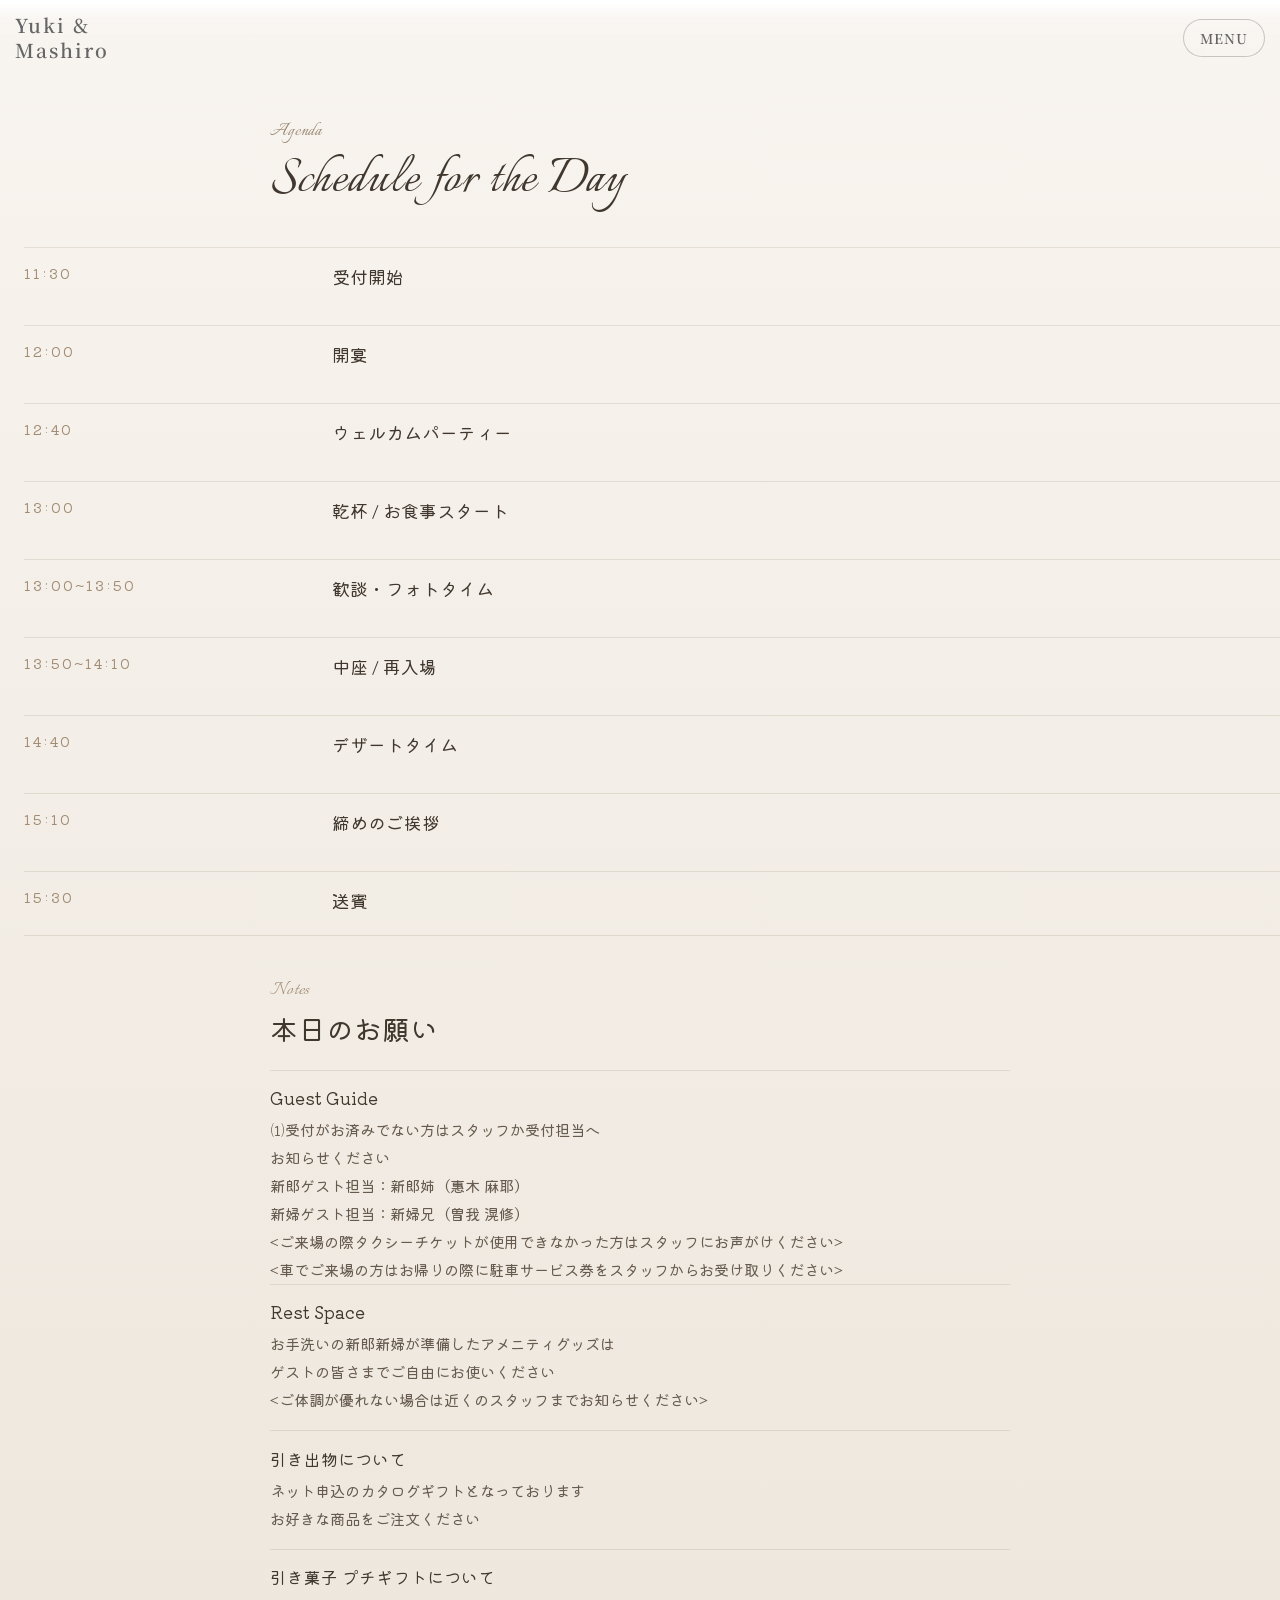
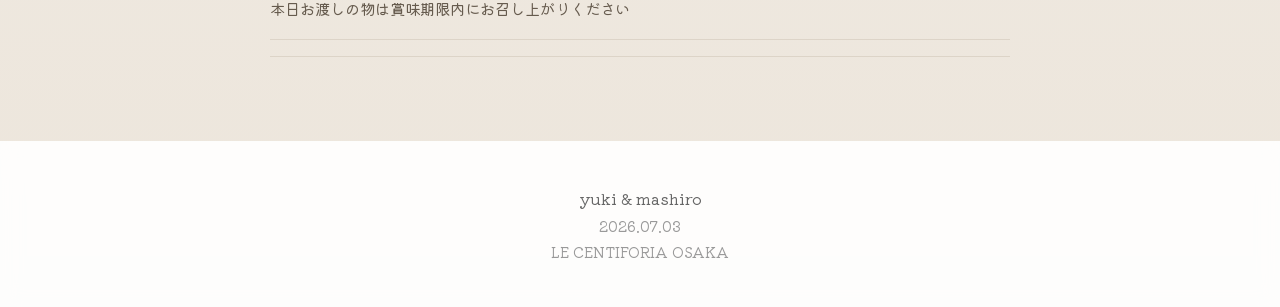
<file: agenda.html>
<!doctype html>
<html lang="ja">
<head>
  <meta charset="utf-8" />
  <meta name="viewport" content="width=device-width,initial-scale=1" />
  <title>Agenda | Yuki & Mashiro</title>
  <link rel="stylesheet" href="css/styles.css" />
</head>
<body class="agenda-page">
  <header class="fixed-header">
    <h1 class="header-title">Yuki &<br>Mashiro</h1>
    <div class="header-actions">
      <button class="menu-pill-button" id="menuBtn" type="button" aria-expanded="false" aria-controls="navMenu">MENU</button>
    </div>
  </header>

  <nav class="nav-menu" id="navMenu">
    <a href="index.html" class="nav-item">ホーム</a>
    <a href="about.html" class="nav-item">紹介</a>
    <a href="prephoto.html" class="nav-item">前撮り</a>
    <a href="agenda.html" class="nav-item active">式次</a>
    <a href="seating.html" class="nav-item">席次</a>
    <a href="event.html" class="nav-item">当日写真</a> 
  </nav>

  <main class="scroll-content">
    <section class="agenda-hero">
      <div class="agenda-shell">
        <p class="agenda-kicker">Agenda</p>
        <h1 class="agenda-title">Schedule for the Day</h1>
      </div>
    </section>

    <section class="agenda-section-page">
        <div class="agenda-timeline">
          <article class="agenda-item">
            <p class="agenda-time">11:30</p>
            <div class="agenda-item-body">
              <h3 class="agenda-item-title">受付開始</h3>
              <p class="agenda-item-text"></p>
            </div>
          </article>
          <article class="agenda-item">
            <p class="agenda-time">12:00</p>
            <div class="agenda-item-body">
              <h3 class="agenda-item-title">開宴</h3>
              <p class="agenda-item-text"></p>
            </div>
          </article>
          <article class="agenda-item">
            <p class="agenda-time">12:40</p>
            <div class="agenda-item-body">
              <h3 class="agenda-item-title">ウェルカムパーティー</h3>
              <p class="agenda-item-text"></p>
            </div>
          </article>
          <article class="agenda-item">
            <p class="agenda-time">13:00</p>
            <div class="agenda-item-body">
              <h3 class="agenda-item-title">乾杯 / お食事スタート</h3>
              <p class="agenda-item-text"></p>
            </div>
          </article>
          <article class="agenda-item">
            <p class="agenda-time">13:00~13:50</p>
            <div class="agenda-item-body">
              <h3 class="agenda-item-title">歓談・フォトタイム</h3>
              <p class="agenda-item-text"></p>
            </div>
          </article>
          <article class="agenda-item">
            <p class="agenda-time">13:50~14:10</p>
            <div class="agenda-item-body">
              <h3 class="agenda-item-title">中座 / 再入場</h3>
              <p class="agenda-item-text"></p>
            </div>
          </article>
          <article class="agenda-item">
            <p class="agenda-time">14:40</p>
            <div class="agenda-item-body">
              <h3 class="agenda-item-title">デザートタイム</h3>
              <p class="agenda-item-text"></p>
            </div>
          </article>
          <article class="agenda-item">
            <p class="agenda-time">15:10</p>
            <div class="agenda-item-body">
              <h3 class="agenda-item-title">締めのご挨拶</h3>
              <p class="agenda-item-text"></p>
            </div>
          </article>
          <article class="agenda-item">
            <p class="agenda-time">15:30</p>
            <div class="agenda-item-body">
              <h3 class="agenda-item-title">送賓</h3>
              <p class="agenda-item-text"></p>
            </div>
          </article>
        </div>
      </div>
    </section>

    <section id="today-notes" class="agenda-section-page agenda-section-alt">
      <div class="agenda-shell">
        <div class="agenda-heading">
          <p class="agenda-heading-label">Notes</p>
          <h2 class="agenda-heading-title">本日のお願い</h2>
        </div>

        <div class="agenda-note-grid">
          <article class="agenda-note-card">
            <h3 class="agenda-note-title">Guest Guide</h3>
            <p class="agenda-note-text">
              ⑴受付がお済みでない方はスタッフか受付担当へ<br>お知らせください<br>新郎ゲスト担当：新郎姉（惠木 麻耶）<br>新婦ゲスト担当：新婦兄（曽我 滉修）<br>
              <ご来場の際タクシーチケットが使用できなかった方はスタッフにお声がけください><br>
              <車でご来場の方はお帰りの際に駐車サービス券をスタッフからお受け取りください>
            </p>
             <article class="agenda-note-card">
            <h3 class="agenda-note-title">Rest Space</h3>
            <p class="agenda-note-text">
              お手洗いの新郎新婦が準備したアメニティグッズは<br>ゲストの皆さまでご自由にお使いください<br>
              <ご体調が優れない場合は近くのスタッフまでお知らせください>
            </p>
          </article>
          <article class="agenda-note-card">
            <h3 class="agenda-note-title">引き出物について</h3>
            <p class="agenda-note-text">ネット申込のカタログギフトとなっております<br>お好きな商品をご注文ください</p>
          </article>
          <article class="agenda-note-card">
            <h3 class="agenda-note-title">引き菓子 プチギフトについて</h3>
            <p class="agenda-note-text">本日お渡しの物は賞味期限内にお召し上がりください</p>
          </article>
        </div>
      </div>
    </section>

    <footer class="content-footer">
      <p>yuki & mashiro</p>
      <p class="small">2026.07.03</p>
      <p class="small">LE CENTIFORIA OSAKA</p>
    </footer>
  </main>

  <script src="js/app.js"></script>
</body>
</html>
</file>
<file: css/styles.css>
@import url('https://fonts.googleapis.com/css2?family=Italianno&family=Kiwi+Maru:wght@300;400;500&family=Noto+Serif+JP:wght@300;400;500&display=swap');

:root {
  --font-wedding-script: "Italianno", "Snell Roundhand", "Brush Script MT", cursive;
  --font-wedding-jp: "Kiwi Maru", "Hiragino Maru Gothic ProN", "Yu Gothic", sans-serif;
  --font-menu: "Noto Serif JP", "Yu Mincho", "Hiragino Mincho ProN", serif;
}

/* リセット */
* {
  margin: 0;
  padding: 0;
  box-sizing: border-box;
}

html {
  width: 100%;
  max-width: 100%;
  overflow-x: hidden;
  overscroll-behavior-x: none;
}

body {
  font-family: var(--font-wedding-jp);
  font-weight: 400;
  color: rgba(34, 34, 34, 0.86);
  width: 100%;
  max-width: 100%;
  overflow-x: hidden;
  overscroll-behavior-x: none;
  position: relative;
  min-height: 100vh;
}

.home-page h5 {
  color: #fff;
  text-shadow: 2px 2px 7px rgba(0, 0, 0, 0.8);
}

/* ローディング画面 */
.loading-screen {
  position: fixed;
  inset: 0;
  width: 100%;
  height: 100vh;
  height: 100dvh;
  background: #f3f0e9;
  overflow: hidden;
  z-index: 5000;
  opacity: 1;
  transition: opacity 600ms ease;
}

.loading-screen img {
  width: 100%;
  height: 100%;
  object-fit: cover;
  object-position: center;
  display: block;
}

.loading-screen.hide {
  opacity: 0;
  pointer-events: none;
}

.skip-loading-screen .loading-screen {
  display: none !important;
}

/* 未使用の背景要素スタイル */

/* 目次からNewsまでを覆う、モバイル対応の固定背景 */
.home-intro-background-region {
  position: relative;
  isolation: isolate;
}

.home-intro-fixed-background {
  position: fixed;
  inset: 0;
  z-index: 0;
  background-image: url('../media/optimized/prephoto/lecenti1.webp');
  background-size: cover;
  background-position: center;
  background-repeat: no-repeat;
  opacity: 1;
  visibility: visible;
  transition: opacity 160ms ease, visibility 160ms ease;
  pointer-events: none;
}

.home-intro-fixed-background.is-hidden {
  opacity: 0;
  visibility: hidden;
}

.home-intro-background-region > section {
  position: relative;
  z-index: 1;
}

.welcome-section:not(.greeting-bg-section) {
  background: transparent;
}

.greeting-bg-section:not(.welcome-section) {
  /* グリーティングセクション: fuji.jpg背景 */
  background-image: url('../media/optimized/prephoto/ym1.webp');
  background-size: cover;
  background-repeat: no-repeat;
}

/* コンテンツをオーバーレイ */
.content-section {
  position: relative;
  z-index: 1;
  background: transparent;
}

/* コンテンツをオーバーレイ */
.content-section-greeting {
  position: relative;
  z-index: 1;
  background: transparent;
}

/* セクション1-3まで背景画像あり、以降なし */
#profile, #photo-gallery, #schedule, #food, #seating, #ceremony-photo {
  background: transparent;
  height: auto;
}

#profile {
  background: #f3f0e9;
  padding-top: 1rem;
}

/* 背景画像要素を非表示 */
#first-background, #greeting-background {
  display: none;
}

/* 固定ヘッダー */
.fixed-header {
  position: fixed;
  top: 0;
  left: 0;
  right: 0;
  height: 75px;
  background: transparent;
  display: flex;
  justify-content: space-between;
  align-items: center;
  padding: 0 15px;
  z-index: 1000;
  box-shadow: none;
  border: none;
}

.fixed-header::before {
  content: "";
  position: absolute;
  inset: 0;
  background:
    linear-gradient(
      180deg,
      rgba(255, 255, 255, 0.98) 0,
      rgba(255, 255, 255, 0.98) 2px,
      rgba(255, 255, 255, 1.52) 1px,
      rgba(255, 255, 255, 0.28) 18px,
      rgba(255, 255, 255, 0.14) 32px,
      rgba(255, 255, 255, 0.06) 42px,
      rgba(255, 255, 255, 0) 60px
    );
  pointer-events: none;
}

.header-title {
  position: relative;
  z-index: 1;
  font-family: var(--font-menu);
  font-size: 1.2rem;
  font-weight: 600;
  letter-spacing: 0.1em;
  line-height: 1.3;
  color: #666;
}

.header-actions {
  position: relative;
  z-index: 1;
  display: flex;
  align-items: center;
  gap: 0.75rem;
}

.menu-pill-button {
  min-width: 78px;
  padding: 0.5rem 1rem;
  border: 1px solid rgba(70, 70, 70, 0.28);
  border-radius: 999px;
  background: rgba(255, 255, 255, 0.08);
  color: #666;
  font-size: 0.85rem;
  font-weight: 600;
  letter-spacing: 0.08em;
  cursor: pointer;
  box-shadow: none;
}

.menu-pill-button.active {
  background: rgba(255, 255, 255, 0.16);
  color: rgba(51, 51, 51, 0.82);
  border-color: rgba(70, 70, 70, 0.35);
}

.header-icon {
  width: 42px;
  height: 42px;
  object-fit: contain;
  display: block;
}

/* ナビゲーションメニュー */
.nav-menu {
  position: fixed;
  top: -60px;
  padding-bottom: 10px;
  left: 0;
  right: 0;
  width: 100%;
  height: 60px;
  background: linear-gradient(
    180deg,
    rgba(255, 255, 255, 0.52) 0,
    rgba(255, 255, 255, 0.22) 20px,
    rgba(255, 255, 255, 0.08) 36px,
    rgba(255, 255, 255, 0) 60px
  );
  transition: top 0.3s ease;
  z-index: 999;
  box-shadow: none;
  display: flex;
  justify-content: center;
  align-items: center;
}

.nav-menu.active {
  top: 60px;
}

.nav-item {
  color: #333;
  text-decoration: none;
  font-size: 0.9rem;
  margin: 10px;
}

/* スクロールコンテンツ */
.scroll-content {
  position: relative;
  z-index: 1;
  width: 100%;
  max-width: 100%;
  margin-top: 0;
  padding: 0;
  overflow-x: clip;
}

/* コンテンツセクション */
.content-section {
  display: flex;
  align-items: center;
  justify-content: center;
  padding: 0 20px;
  padding-bottom: 22rem;
}

#profile.content-section,
#photo-gallery.content-section,
#schedule.content-section,
#food.content-section,
#seating.content-section,
#ceremony-photo.content-section {
  padding-bottom: 2.5rem;
}

.home-intro-background-region > .content-section:first-of-type {
  padding-top: 86px;
}

/* コンテンツセクション */
.content-section-greeting {
  display: flex;
  align-items: center;
  justify-content: center;
  padding: 26px 20px;
}

.content-section-greeting-title {
  position: relative;
  z-index: 2;
  display: flex;
  align-items: center;
  justify-content: center;
  margin-top: -1px;
  padding: 0.2rem 20px;
  background: linear-gradient(180deg, rgb(212, 231, 239) 0%, rgb(188, 218, 231) 55%, rgb(169, 204, 221) 100%);
}

/* コンテンツセクション */
.content-section-news {
  position: relative;
  z-index: 2;
  display: flex;
  align-items: center;
  justify-content: center;
  padding: 0 20px;
  padding-bottom: 0;
  margin: 0;
  background: rgb(220, 220, 220);
}

.content-card {
  background: rgba(255, 255, 255, 0.9);
  backdrop-filter: blur(10px);
  border-radius: 20px;
  padding: 40px 30px;
  max-width: 500px;
  width: 100%;
  box-shadow: 0 8px 32px rgba(0, 0, 0, 0.1);
  text-align: center;
}

.content-card.fullwidth {
  max-width: none;
  width: 100vw;
}

/* タイポグラフィ */
.section-title {
  font-size: 2rem;
  font-weight: 700;
  color: #333;
  margin-bottom: 20px;
  letter-spacing: 0.05em;
}

.message {
  font-size: 1.2rem;
  line-height: 2;
  color: #555;
  margin: 20px 0;
}

.message.large {
  font-size: 1.5rem;
  font-weight: 600;
  color: #333;
}

.profile-message-transparent {
  font-size: 1.4rem;
  color: #fff;
  font-family: var(--font-wedding-jp);
  text-shadow: 2px 2px 8px rgba(0, 0, 0, 0.8);
  margin: 0;
  line-height: 2;
}

.news-message-transparent {
  font-size: 1rem;
  color: #fff;
  font-family: var(--font-wedding-jp);
  text-shadow: 2px 2px 8px rgba(0, 0, 0, 0.8);
  margin: 0;
  line-height: 2;
}

.news-message-link {
  color: inherit;
  text-decoration: none;
}

.guest-upload-link-wrap {
  margin: 1rem 0 0;
  text-align: center;
}

.guest-upload-link {
  display: inline-flex;
  align-items: center;
  justify-content: center;
  min-height: 2.2rem;
  padding: 0.4rem 1.1rem;
  border-radius: 999px;
  color: #fff;
  font-family: var(--font-wedding-jp);
  font-size: 0.9rem;
  letter-spacing: 0.06em;
  text-shadow: 1px 1px 5px rgba(0, 0, 0, 0.58);
}

.gallery-page .guest-upload-link {
  border-color: rgba(110, 98, 83, 0.34);
  color: rgba(64, 55, 46, 0.82);
  text-shadow: none;
}

.profile-message-transparent.small {
  font-size: 1.2rem;
  line-height: 1.5;
}

.profile-board {
  display: grid;
  gap: 1.35rem;
}

.profile-pair {
  display: grid;
}

.profile-person-card {
  display: grid;
  grid-template-columns: 50% minmax(0, 1fr);
  gap: 1rem;
  align-items: center;
}

.profile-person-card-reverse {
  grid-template-columns: minmax(0, 1fr) 50%;
}

.profile-person-card-reverse .profile-portrait {
  order: 2;
}

.profile-person-card-reverse .profile-person-details {
  order: 1;
}

.profile-person-details {
  display: grid;
  gap: 0.65rem;
}

.profile-person-card:not(.profile-person-card-reverse) .profile-person-details {
  justify-self: end;
  text-align: right;
}

.profile-person-card:not(.profile-person-card-reverse) .profile-person-row {
  justify-items: end;
}

.profile-person-card:not(.profile-person-card-reverse) .profile-card-value {
  text-align: right;
}

.profile-person-row {
  display: grid;
  grid-template-columns: 5.8em 1fr;
  gap: 0.65rem;
  align-items: baseline;
}

.profile-person-row .profile-card-label,
.profile-person-row .profile-card-value {
  margin: 0;
}

.profile-pair-images {
  display: grid;
  grid-template-columns: repeat(2, minmax(0, 1fr));
  gap: 1rem;
}

.profile-portrait {
  position: relative;
  margin: 0;
}

.profile-card-image {
  width: 100%;
  max-width: 320px;
  display: block;
  object-fit: cover;
}

.profile-person-card-reverse .profile-portrait {
  justify-self: end;
}

.profile-person-card-reverse .profile-card-image {
  margin-left: auto;
}

.profile-card-ria .profile-card-image {
  max-width: 320px;
}

.profile-portrait-role {
  position: absolute;
  left: 0.85rem;
  top: 0.75rem;
  margin: 0;
  font-size: 0.9rem;
  letter-spacing: 0.16em;
  text-transform: lowercase;
  color: rgba(255, 255, 255, 0.92);
  text-shadow: 1px 1px 5px rgba(0, 0, 0, 0.28);
}

.profile-compare {
  display: grid;
  grid-template-columns: 1fr auto 1fr;
  gap: 0.9rem;
  align-items: start;
}

.profile-compare-column,
.profile-compare-labels {
  display: grid;
  gap: 0.65rem;
}

.profile-compare-column:first-child .profile-card-value {
  text-align: left;
}

.profile-compare-column:last-child .profile-card-value {
  text-align: right;
}

.profile-compare-labels .profile-card-label {
  margin: 0;
  text-align: center;
}

.profile-card {
  display: grid;
  grid-template-columns: minmax(150px, 42%) 1fr;
  gap: 1rem;
  align-items: start;
}

.profile-card-ria {
  grid-template-columns: minmax(150px, 42%) auto 1fr;
}

.profile-ria-labels,
.profile-ria-values {
  display: grid;
  gap: 0.5rem;
}

.profile-ria-labels .profile-card-label {
  text-align: center;
}

.profile-ria-values .profile-card-value {
  text-align: right;
}

.profile-card-label {
  margin: 0;
  font-size: 1.05rem;
  line-height: 1.65;
  letter-spacing: 0.16em;
  color: rgba(0, 0, 0, 0.66);
}

.profile-card-value {
  margin: 0;
  font-size: 1.05rem;
  line-height: 1.65;
  color: rgba(0, 0, 0, 0.78);
  font-family: var(--font-wedding-jp);
  font-weight: 400;
}

.profile-about-link-wrap {
  margin: 1.3rem 0 0;
  text-align: center;
}

.profile-about-link {
  display: inline-flex;
  align-items: center;
  justify-content: center;
  min-height: 2rem;
  padding: 0.3rem 1rem;
  border: 1px solid rgba(110, 98, 83, 0.36);
  border-radius: 999px;
  background: rgba(255, 255, 255, 0.28);
  color: rgba(38, 34, 29, 0.78);
  font-size: 0.8rem;
  font-family: var(--font-wedding-jp);
  font-weight: 400;
  letter-spacing: 0.08em;
  text-decoration: none;
  box-shadow: 0 10px 24px rgba(58, 50, 42, 0.08);
  transition: transform 260ms ease, background 260ms ease, border-color 260ms ease;
}

.profile-about-link:hover {
  transform: translateY(-2px);
  border-color: rgba(110, 98, 83, 0.52);
  background: rgba(255, 255, 255, 0.46);
}

.reveal-on-scroll {
  opacity: 0;
  transform: var(--reveal-transform, translate3d(0, 26px, 0));
  filter: var(--reveal-filter, none);
  transition:
    opacity 700ms ease,
    transform 760ms cubic-bezier(0.2, 0.8, 0.2, 1),
    filter 760ms ease;
  will-change: opacity, transform, filter;
}

.reveal-on-scroll.is-visible {
  opacity: 1;
  transform: translate3d(0, 0, 0) scale(1) rotate(0deg);
  filter: blur(0);
}

.reveal-slide-left {
  --reveal-transform: translate3d(-46px, 12px, 0) scale(0.98);
}

.reveal-slide-right {
  --reveal-transform: translate3d(46px, 12px, 0) scale(0.98);
}

.reveal-memory {
  --reveal-transform: translate3d(0, 22px, 0) scale(0.96);
  --reveal-filter: blur(7px);
}

.reveal-qa {
  --reveal-transform: translate3d(0, 18px, 0) scale(0.98) rotate(1deg);
  --reveal-filter: blur(5px);
}

.reveal-about-profile {
  --reveal-transform: perspective(900px) translate3d(0, 34px, 0) rotateX(8deg) scale(0.96);
  --reveal-filter: blur(7px) saturate(0.9);
  transform-origin: 50% 100%;
  transition:
    opacity 1100ms ease,
    transform 1300ms cubic-bezier(0.16, 1, 0.3, 1),
    filter 1200ms ease,
    box-shadow 1200ms ease;
}

.reveal-about-profile.is-visible {
  box-shadow: 0 18px 34px rgba(78, 67, 55, 0.08);
}

.reveal-agenda {
  --reveal-transform: translate3d(0, 18px, 0) scale(0.985);
}

.reveal-prephoto {
  --reveal-transform: perspective(900px) translate3d(0, 42px, 0) rotateX(13deg) scale(0.9);
  --reveal-filter: blur(9px) saturate(0.86) brightness(1.08);
  transform-origin: 50% 80%;
  transition:
    opacity 1400ms ease,
    transform 1650ms cubic-bezier(0.16, 1, 0.3, 1),
    filter 1500ms ease,
    box-shadow 1500ms ease;
}

.reveal-profile {
  transition:
    opacity 1400ms ease,
    transform 1650ms cubic-bezier(0.16, 1, 0.3, 1),
    filter 1500ms ease;
}

.reveal-prephoto.is-visible {
  box-shadow: 0 18px 34px rgba(64, 55, 46, 0.16);
}

.reveal-prephoto::before {
  content: "";
  position: absolute;
  inset: 0;
  z-index: 1;
  pointer-events: none;
  background: linear-gradient(115deg, transparent 10%, rgba(255, 255, 255, 0.55) 42%, transparent 68%);
  transform: translateX(-130%) skewX(-12deg);
  opacity: 0;
}

.reveal-prephoto.is-visible::before {
  animation: prephotoShine 1450ms ease 420ms both;
}

@keyframes prephotoShine {
  0% {
    opacity: 0;
    transform: translateX(-130%) skewX(-12deg);
  }
  28% {
    opacity: 0.82;
  }
  100% {
    opacity: 0;
    transform: translateX(130%) skewX(-12deg);
  }
}

@media (prefers-reduced-motion: reduce) {
  .reveal-on-scroll,
  .reveal-on-scroll.is-visible {
    opacity: 1;
    transform: none;
    filter: none;
    transition: none;
  }

  .reveal-prephoto.is-visible::before {
    animation: none;
  }
}

.course-menu-section {
  margin-top: 1rem;
  padding: 1rem 0.5rem 1.15rem;
  background: linear-gradient(180deg, rgba(206, 212, 221, 0.9) 0%, rgba(194, 201, 211, 0.86) 100%);
  font-family: var(--font-menu);
}

.course-menu-section > .section-title-transparent {
  font-family: var(--font-wedding-script);
}

.food-menu-block,
.drink-menu-block {
  padding: 1.2rem 0.85rem 0.7rem;
  background: rgba(255, 255, 255, 0.88);
  border-radius: 1.5rem;
}

.food-menu-heading,
.drink-menu-heading {
  position: relative;
  display: flex;
  align-items: flex-start;
  justify-content: center;
  min-height: 4.1rem;
  margin-bottom: 0.9rem;
}

.food-menu-heading-script,
.drink-menu-heading-script {
  margin: 0;
  font-size: 3.25rem;
  line-height: 0.92;
  color: rgba(20, 20, 20, 0.95);
  font-family: "Snell Roundhand", "Brush Script MT", cursive;
}

.food-menu-heading-side,
.drink-menu-heading-side {
  position: absolute;
  top: 0.1rem;
  right: 16%;
  margin: 0;
  font-size: 1rem;
  letter-spacing: 0.14em;
  color: rgba(20, 20, 20, 0.9);
  font-family: "Noto Serif JP", "Yu Mincho", "Hiragino Mincho ProN", serif;
  transform: rotate(18deg);
}

.food-menu-board {
  display: grid;
  gap: 1rem;
}

.food-menu-item {
  display: grid;
  gap: 0.2rem;
  text-align: center;
}

.food-menu-category {
  margin: 0;
  font-size: 0.78rem;
  letter-spacing: 0.18em;
  text-transform: uppercase;
  color: rgba(90, 90, 90, 0.86);
}

.food-menu-line,
.food-menu-subline,
.food-menu-detail {
  margin: 0;
  color: rgba(22, 22, 22, 0.95);
  font-family: "Noto Serif JP", "Yu Mincho", "Hiragino Mincho ProN", serif;
}

.food-menu-line {
  font-size: 1rem;
  line-height: 1.55;
}

.food-menu-subline {
  font-size: 0.96rem;
  line-height: 1.55;
}

.food-menu-detail {
  font-size: 0.8rem;
  line-height: 1.6;
  color: rgba(65, 65, 65, 0.9);
}

.drink-menu-block {
  margin-top: 0.65rem;
  padding-bottom: 0.55rem;
}

.drink-menu-columns {
  display: grid;
  grid-template-columns: repeat(2, minmax(0, 1fr));
  gap: 1rem;
}

.drink-menu-column {
  display: grid;
  gap: 0.9rem;
  align-content: start;
}

.drink-menu-category {
  display: grid;
  gap: 0.28rem;
}

.drink-menu-category-title {
  margin: 0;
  font-size: 1.15rem;
  line-height: 1.2;
  color: rgba(20, 20, 20, 0.94);
  font-family: "Noto Serif JP", "Yu Mincho", "Hiragino Mincho ProN", serif;
}

.drink-menu-list {
  list-style: none;
  margin: 0;
  padding: 0;
}

.drink-menu-list li {
  position: relative;
  margin: 0;
  padding-left: 0.95rem;
  font-size: 0.84rem;
  line-height: 1.55;
  color: rgba(32, 32, 32, 0.94);
  font-family: "Noto Serif JP", "Yu Mincho", "Hiragino Mincho ProN", serif;
  word-break: auto-phrase;
}

.drink-menu-list li::before {
  content: "◆";
  position: absolute;
  left: 0;
  top: 0;
  color: rgba(18, 18, 18, 0.95);
  font-size: 0.8rem;
}

.drink-menu-note {
  margin: 0.2rem 0 0;
  font-size: 0.7rem;
  line-height: 1.55;
  color: rgba(52, 52, 52, 0.82);
}

.drink-menu-recipe {
  margin-top: 0.1rem;
}

.drink-menu-recipe + .drink-menu-recipe {
  margin-top: 0.5rem;
}

.drink-menu-recipe-name,
.drink-menu-recipe-label,
.drink-menu-recipe-body {
  margin: 0;
  font-family: "Noto Serif JP", "Yu Mincho", "Hiragino Mincho ProN", serif;
  color: rgba(28, 28, 28, 0.94);
}

.drink-menu-recipe-name {
  font-size: 0.84rem;
  line-height: 1.45;
}

.drink-menu-recipe-label {
  font-size: 0.72rem;
  line-height: 1.4;
}

.drink-menu-recipe-body {
  font-size: 0.8rem;
  line-height: 1.5;
}

.drink-menu-download-wrap {
  margin: 1.2rem 0 0;
  text-align: right;
}

.drink-menu-download-link {
  color: rgba(255, 255, 255, 0.96);
  font-size: 0.9rem;
  line-height: 1.6;
  letter-spacing: 0.04em;
  text-decoration: underline;
  text-underline-offset: 0.2em;
  text-shadow: 1px 1px 4px rgba(0, 0, 0, 0.28);
}

.zoomable-image-button {
  width: calc(100vw - 40px);
  max-width: 100%;
  margin-top: 1rem;
  padding: 0;
  border: none;
  background: transparent;
  cursor: pointer;
}

.timetable-image {
  width: 100%;
  display: block;
  border: none;
  box-shadow: none;
}

.seat-map-image {
  width: 100%;
}

.zoomable-image-hint {
  margin-top: 0.65rem;
  font-size: 0.9rem;
  line-height: 1.5;
  color: rgba(238, 238, 238, 0.96);
  text-shadow: 1px 1px 1px rgba(0, 0, 0, 0.35);
}

.image-lightbox {
  position: fixed;
  inset: 0;
  z-index: 6000;
  display: flex;
  align-items: center;
  justify-content: center;
  padding: 4.5rem 1rem 1.5rem;
  background: rgba(10, 16, 24, 0.82);
  backdrop-filter: blur(10px);
  -webkit-backdrop-filter: blur(10px);
}

.image-lightbox[hidden] {
  display: none;
}

.image-lightbox-content {
  width: 100%;
  max-width: 720px;
  max-height: calc(100dvh - 7rem);
  object-fit: contain;
  box-shadow: 0 16px 40px rgba(0, 0, 0, 0.35);
}

.image-lightbox-close {
  position: absolute;
  top: 1rem;
  right: 1rem;
  padding: 0.55rem 1rem;
  border: 1px solid rgba(255, 255, 255, 0.4);
  border-radius: 999px;
  background: rgba(255, 255, 255, 0.12);
  color: #fff;
  font-size: 0.9rem;
  letter-spacing: 0.06em;
  backdrop-filter: blur(10px);
  -webkit-backdrop-filter: blur(10px);
  cursor: pointer;
}

.welcome-message-transparent {
  font-size: 2.35rem;
  color: #fff;
  font-family: var(--font-wedding-script);
  text-shadow: 2px 2px 8px rgba(0, 0, 0, 0.8);
  margin: 0;
  line-height: 2;
  text-align: center;
}

.welcome-message-date {
  font-size: 2rem;
  color: #fff;
  font-family: var(--font-wedding-script);
  text-shadow: 2px 2px 8px rgba(0, 0, 0, 0.8);
  margin: 0;
  line-height: 1;
  text-align: center;
}

.greeting-message-transparent {
  font-size: 1.75rem;
  color: #fff;
  font-family: var(--font-wedding-jp);
  text-shadow: 2px 2px 8px rgba(0, 0, 0, 0.8);
  margin: 0;
  line-height: 2;
}

.greeting-message-date {
  font-size: 1rem;
  color: #fff;
  font-family: var(--font-wedding-jp);
  text-shadow: 2px 2px 8px rgba(0, 0, 0, 0.8);
  margin: 0;
  padding: -1rem 0 2rem;
}

.message.small {
  font-size: 1rem;
}

.info-title {
  font-size: 1.8rem;
  font-weight: 700;
  color: #333;
  margin-bottom: 15px;
}

.info-text {
  font-size: 1.1rem;
  color: #666;
  margin: 10px 0;
  line-height: 1.6;
}

.info-text.small {
  font-size: 0.95rem;
  margin-top: 15px;
}

/* 透過テキストコンテナー */
.content-text-fullwidth {
  text-align: left;
  width: 100%;
  max-width: 100%;
  min-width: 0;
  display: flex;
  flex-direction: column;
  justify-content: flex-start;
}

.menu-title {
  margin-bottom: 15px;
}

.section-title-transparent {
  font-size: 2.4rem;
  color: #fff;
  font-family: var(--font-wedding-script);
  text-shadow: 2px 2px 8px rgba(0, 0, 0, 0.8);
  letter-spacing: 0.02em;
  margin-top: 0.3rem;
  margin-bottom: -1.5rem;
  font-weight: 400;
}

.toc-divider {
  border: none;
  height: 2px;
  background: rgba(255,255,255,0.6);
  margin-bottom: 1rem;
}

.toc-divider-news {
  border: none;
  height: 2px;
  background: rgba(255,255,255,0.6);
  margin-top: 1rem;
  margin-bottom: 1rem;
}

.content-section-news .toc-divider-news:last-child {
  margin-bottom: 0;
}

.toc-list-transparent {
  list-style: none;
  padding: 0;
  margin: 0;
  margin-top: 15px;
}

.toc-list-transparent li {
  flex: 0 0 auto;
  margin-bottom: 0.75rem;
}

.toc-link-transparent {
  color: #fff;
  text-decoration: none;
  font-size: 1.9rem;
  font-family: var(--font-wedding-script);
  text-shadow: 1px 1px 4px rgba(0, 0, 0, 0.55);
  transition: all 0.3s;
  display: inline-block;
}

.toc-link-transparent:hover {
  transform: translateY(-3px);
  text-shadow: 1px 2px 6px rgba(0, 0, 0, 0.65);
}

/* 目次リスト (旧) - 非表示 */
.toc-list {
  display: none;
}

/* 画像カード */
.image-card .card-image {
  width: 100%;
  height: 250px;
  background-size: cover;
  background-position: center;
  border-radius: 15px;
  margin-bottom: 20px;
}

/* フォトカルーセル */
.photo-carousel {
  --carousel-gap: 1rem;
  --carousel-duration: 820ms;
  position: relative;
  width: calc(100vw - 40px);
  max-width: 780px;
  margin: 20px auto;
  overflow: hidden;
  border-radius: 0;
  box-shadow: none;
  height: auto;
}

.photo-carousel-viewport {
  --card-width: calc((100% - var(--carousel-gap)) / 2);
  position: relative;
  width: 100%;
  aspect-ratio: 3 / 2;
  height: auto;
  overflow: hidden;
}

.photo-carousel-card {
  position: absolute;
  top: 0;
  width: var(--card-width);
  height: 100%;
  object-fit: cover;
  object-position: center;
  will-change: transform, opacity;
}

.photo-carousel-card.is-left {
  left: 0;
  transform: translateX(0);
  opacity: 1;
}

.photo-carousel-card.is-right {
  left: calc(var(--card-width) + var(--carousel-gap));
  transform: translateX(0);
  opacity: 1;
}

.photo-carousel-card.is-next {
  left: calc((var(--card-width) + var(--carousel-gap)) * 2);
  transform: translateX(0);
  opacity: 1;
}

/* View more link styling */
.view-more-link {
  color: #fff;
  text-decoration: none;
  font-size: 1.75rem;
  font-family: var(--font-wedding-script);
  text-shadow: 2px 2px 8px rgba(0, 0, 0, 0.8);
  float: right;
  margin-top: 0.5rem;
}

.photo-carousel p:has(.view-more-link) {
  margin: 0;
  text-align: right;
}

@media (max-width: 768px) {
  .photo-carousel {
    --carousel-gap: 0.75rem;
    width: calc(100vw - 40px);
  }

  .photo-carousel-viewport {
    aspect-ratio: 3 / 2;
    height: auto;
  }
}

/* 画像カード */
.image-card .card-image {
  width: 100%;
  height: 250px;
  background-size: cover;
  background-position: center;
  border-radius: 15px;
  margin-bottom: 20px;
  box-shadow: 0 4px 15px rgba(0, 0, 0, 0.15);
}

.image-card h3 {
  font-size: 1.5rem;
  color: #333;
  margin: 15px 0;
}

/* ボタン */
.card-button {
  display: inline-block;
  padding: 12px 30px;
  background: #333;
  color: #fff;
  text-decoration: none;
  border-radius: 25px;
  font-size: 1rem;
  margin-top: 15px;
  transition: all 0.3s;
  box-shadow: 0 4px 15px rgba(0, 0, 0, 0.2);
}

.card-button:hover {
  background: #555;
  transform: translateY(-2px);
  box-shadow: 0 6px 20px rgba(0, 0, 0, 0.3);
}

/* フッター */
.content-footer {
  background: rgba(255, 255, 255, 0.9);
  backdrop-filter: blur(10px);
  padding: 40px 20px;
  text-align: center;
  color: #666;
  margin-top: 40px;
}

.content-footer p {
  margin: 5px 0;
}

.content-footer .small {
  font-size: 0.9rem;
  color: #999;
}

.about-page {
  background: linear-gradient(180deg, #f7f4ef 0%, #ece5db 100%);
  color: #403a34;
}

.about-page .scroll-content {
  margin-top: 0;
}

.about-shell {
  width: min(100%, 720px);
  margin: 0 auto;
  padding: 0 24px;
}

.about-hero {
  padding: 120px 0 48px;
}

.about-kicker {
  margin: 0 0 0.6rem;
  font-size: 0.82rem;
  letter-spacing: 0.22em;
  text-transform: uppercase;
  color: #8d7d69;
}

.about-kicker,
.about-title,
.about-section-label,
.about-profile-kicker,
.pet-family-label,
.gallery-kicker,
.gallery-title,
.gallery-meta-label,
.gallery-note-label,
.agenda-kicker,
.agenda-title,
.agenda-heading-label,
.seating-kicker,
.seating-title,
.seating-heading-label,
.table-guide-label,
.family-intro-group-label {
  font-family: var(--font-wedding-script);
  font-weight: 400;
  text-transform: none;
  letter-spacing: 0.04em;
}

.about-kicker,
.about-section-label,
.about-profile-kicker,
.pet-family-label,
.gallery-kicker,
.gallery-meta-label,
.gallery-note-label,
.agenda-kicker,
.agenda-heading-label,
.seating-kicker,
.seating-heading-label,
.table-guide-label,
.family-intro-group-label {
  font-size: 1.35rem;
  line-height: 1.1;
}

.about-title,
.gallery-title,
.agenda-title,
.seating-title {
  line-height: 0.95;
}

.about-title {
  margin: 0;
  font-size: clamp(2.2rem, 9vw, 4rem);
  font-weight: 400;
  line-height: 1.06;
  color: #40372e;
}

.about-lead {
  margin: 1.2rem 0 0;
  font-size: 1rem;
  line-height: 1.95;
  color: #5d5348;
}

.about-section {
  padding: 0 0 48px;
}

.about-section-alt {
  padding-top: 10px;
}

.about-section-heading {
  margin-bottom: 1.4rem;
}

.about-section-label {
  margin: 0 0 0.5rem;
  font-size: 0.76rem;
  letter-spacing: 0.2em;
  text-transform: uppercase;
  color: #9a8872;
}

.about-section-title {
  margin: 0;
  font-size: 1.25rem;
  font-weight: 400;
  line-height: 1.3;
  color: #40372e;
}

.about-section-text {
  margin: 0.9rem 0 0;
  font-size: 0.98rem;
  line-height: 1.85;
  color: #665b4e;
}

.memory-timeline {
  position: relative;
  display: grid;
  gap: 1rem;
  padding-left: 1.1rem;
}

.memory-timeline::before {
  content: "";
  position: absolute;
  left: 0.28rem;
  top: 0.5rem;
  bottom: 0.5rem;
  width: 1px;
  background: rgba(143, 125, 103, 0.35);
}

.memory-item {
  position: relative;
  padding-left: 1rem;
}

.memory-item::before {
  content: "";
  position: absolute;
  left: -0.02rem;
  top: 0.45rem;
  width: 0.6rem;
  height: 0.6rem;
  border-radius: 50%;
  background: #cab9a2;
}

.memory-date {
  margin: 0 0 0.35rem;
  font-size: 0.78rem;
  letter-spacing: 0.16em;
  text-transform: uppercase;
  color: #a08b72;
}

.memory-title {
  margin: 0;
  font-size: 1rem;
  font-weight: 400;
  line-height: 1.45;
  color: #40372e;
}

.memory-text {
  margin: 0.45rem 0 0;
  font-size: 0.85rem;
  line-height: 1.9;
  color: #5d5348;
}

.about-profile-section {
  padding-top: 8px;
}

.about-profile-board {
  display: grid;
  gap: 1.1rem;
}

.about-profile-card {
  display: grid;
  grid-template-columns: minmax(150px, 38%) 1fr;
  gap: 1rem;
  align-items: stretch;
  padding: 0.9rem;
  border: 1px solid rgba(143, 125, 103, 0.16);
  border-radius: 8px;
  background: rgba(255, 255, 255, 0.36);
  overflow: hidden;
}

.about-profile-card-mashiro {
  grid-template-columns: 1fr minmax(150px, 38%);
}

.about-profile-card-mashiro .about-profile-photo {
  order: 2;
}

.about-profile-card-mashiro .about-profile-body {
  order: 1;
}

.about-profile-photo {
  position: relative;
  min-height: 100%;
  margin: 0;
  overflow: visible;
  border-radius: 6px;
}

.profile-photo-stack {
  position: relative;
  width: 100%;
  height: 100%;
  min-height: 260px;
  display: block;
  padding: 0;
  border: none;
  background: transparent;
  cursor: pointer;
}

.profile-photo-stack::after {
  content: "tap";
  position: absolute;
  top: 0.7rem;
  right: 0.7rem;
  z-index: 5;
  color: rgba(215, 215, 215, 0.92);
  font-family: var(--font-wedding-script);
  font-size: 1rem;
  line-height: 1;
  letter-spacing: 0.12em;
  text-transform: uppercase;
  text-shadow: 0 1px 3px rgba(0, 0, 0, 0.22);
  pointer-events: none;
}

.profile-portrait-role,
.about-profile-photo figcaption,
.qa-answer-label {
  font-family: var(--font-wedding-script);
  font-weight: 400;
}

.profile-photo-stack-image {
  position: absolute;
  inset: 0;
  z-index: 0;
  width: 100%;
  height: 100%;
  display: block;
  object-fit: cover;
  border-radius: 6px;
  box-shadow: 0 16px 26px rgba(59, 51, 42, 0.12);
  opacity: 0;
  transform: translate3d(0, 0, 0) scale(1);
  transition: none;
  will-change: opacity, transform;
}

.profile-photo-stack-image.is-active {
  z-index: 3;
  opacity: 1;
  transform: none;
  filter: none;
}

.profile-photo-stack-image.is-next {
  z-index: 2;
  opacity: 0;
  transform: none;
  filter: none;
}

.profile-photo-stack-image.is-back {
  z-index: 1;
  opacity: 0;
  transform: none;
  filter: none;
}

.about-profile-photo figcaption {
  position: absolute;
  left: 0.85rem;
  top: 0.75rem;
  z-index: 4;
  margin: 0;
  font-size: 1.1rem;
  letter-spacing: 0.18em;
  color: rgba(255, 255, 255, 0.92);
  text-shadow: 1px 1px 6px rgba(0, 0, 0, 0.28);
}

.about-profile-body {
  display: grid;
  gap: 0.85rem;
  align-content: start;
  padding: 0.25rem 0.1rem;
}

.about-profile-kicker {
  margin: 0;
  font-size: 0.72rem;
  letter-spacing: 0.2em;
  text-transform: uppercase;
  color: #a08b72;
}

.about-profile-name {
  margin: 0;
  font-size: 1.6rem;
  font-weight: 300;
  line-height: 1.25;
  color: #40372e;
}

.about-profile-facts {
  display: grid;
  gap: 0.4rem;
  margin: 0;
}

.about-profile-facts div {
  display: grid;
  grid-template-columns: 6.8em 1fr;
  gap: 0.7rem;
  align-items: baseline;
}

.about-profile-facts dt,
.about-profile-facts dd {
  margin: 0;
  font-size: 0.9rem;
  line-height: 1.65;
}

.about-profile-facts dt {
  letter-spacing: 0.08em;
  color: #a08b72;
}

.about-profile-facts dd {
  color: #5d5348;
}

.about-profile-note {
  padding-top: 0.75rem;
  border-top: 1px solid rgba(143, 125, 103, 0.16);
}

.about-profile-note-label {
  margin: 0 0 0.25rem;
  font-size: 0.76rem;
  letter-spacing: 0.16em;
  text-transform: uppercase;
  color: #9a8872;
}

.about-profile-note p:last-child {
  margin: 0;
  font-size: 0.95rem;
  line-height: 1.85;
  color: #5d5348;
}

.about-profile-tags {
  display: flex;
  flex-wrap: wrap;
  column-gap: 1rem;
  row-gap: 0.35rem;
  list-style: none;
  margin: 0;
  padding: 0;
}

.about-profile-tags li {
  padding: 0;
  border: none;
  border-radius: 0;
  background: transparent;
  font-size: 0.82rem;
  line-height: 1.7;
  color: #665b4e;
}

.about-profile-together {
  margin-top: 1.1rem;
  padding: 1.1rem 0 0;
  border-top: 1px solid rgba(143, 125, 103, 0.18);
}

.about-profile-together-label {
  margin: 0 0 0.35rem;
  font-size: 0.76rem;
  letter-spacing: 0.2em;
  text-transform: uppercase;
  color: #a08b72;
}

.about-profile-together p:last-child {
  margin: 0;
  font-size: 1rem;
  line-height: 1.9;
  color: #5d5348;
}

.pet-profile-section {
  margin-top: 2.8rem;
  padding-top: 2.2rem;
  border-top: 1px solid rgba(143, 125, 103, 0.2);
}

.pet-profile-heading {
  margin-bottom: 1.5rem;
}

.pet-family-group + .pet-family-group {
  margin-top: 2rem;
}

.pet-family-heading {
  margin-bottom: 0.85rem;
}

.pet-family-label {
  margin: 0 0 0.25rem;
  font-size: 0.72rem;
  letter-spacing: 0.18em;
  text-transform: uppercase;
  color: #a08b72;
}

.pet-family-title {
  margin: 0;
  font-size: 1.3rem;
  font-weight: 300;
  line-height: 1.45;
  color: #40372e;
}

.pet-profile-grid {
  display: grid;
  grid-template-columns: repeat(2, minmax(0, 1fr));
  gap: 0.9rem;
}

.pet-profile-grid-single {
  grid-template-columns: minmax(0, calc((100% - 0.9rem) / 2));
}

.pet-profile-card {
  min-width: 0;
  margin: 0;
}

.pet-profile-image {
  width: 100%;
  aspect-ratio: 3 / 4;
  display: block;
  object-fit: cover;
  object-position: center;
  border-radius: 6px;
  box-shadow: 0 12px 24px rgba(73, 62, 51, 0.1);
}

.pet-profile-caption {
  padding-top: 0.65rem;
}

.pet-profile-name {
  margin: 0;
  font-size: 1.08rem;
  font-weight: 300;
  line-height: 1.5;
  color: #40372e;
}

.pet-profile-favorite {
  margin: 0.35rem 0 0;
  font-size: 0.88rem;
  line-height: 1.7;
  color: #665b4e;
}

.pet-profile-favorite span {
  display: block;
  margin-bottom: 0.08rem;
  font-size: 0.7rem;
  letter-spacing: 0.08em;
  color: #a08b72;
}

.qa-board {
  display: grid;
  grid-template-columns: repeat(2, minmax(0, 1fr));
  gap: 1rem;
}

.qa-item {
  padding: 1rem 0 1.1rem;
  border-top: 1px solid rgba(141, 125, 105, 0.18);
  height: 100%;
}

.qa-item:last-child {
  border-bottom: 1px solid rgba(141, 125, 105, 0.18);
}

.qa-question {
  margin: 0;
  font-size: 1.08rem;
  line-height: 1.7;
  color: #40372e;
}

.qa-answers {
  display: grid;
  gap: 0.8rem;
  margin-top: 0.85rem;
}

.qa-answer {
  padding-left: 0.9rem;
  border-left: 2px solid rgba(181, 164, 141, 0.35);
}

.qa-answer-label {
  margin: 0 0 0.25rem;
  font-size: 0.76rem;
  letter-spacing: 0.18em;
  text-transform: uppercase;
  color: #9a8872;
}

.qa-answer-text {
  margin: 0;
  font-size: 0.97rem;
  line-height: 1.85;
  color: #5d5348;
}

.gallery-page {
  background: linear-gradient(180deg, #f8f4ef 0%, #ede5db 100%);
  color: #403a34;
}

.gallery-page .scroll-content {
  margin-top: 0;
}

.gallery-shell {
  width: min(100%, 780px);
  margin: 0 auto;
  padding: 0 20px;
}

.gallery-hero {
  padding: 120px 0 34px;
}

.gallery-kicker {
  margin: 0 0 0.55rem;
  font-size: 0.82rem;
  letter-spacing: 0.22em;
  text-transform: uppercase;
  color: #9a8872;
}

.gallery-title {
  margin: 0;
  font-size: clamp(2.2rem, 9vw, 3.7rem);
  line-height: 1.06;
  font-weight: 400;
  color: #40372e;
}

.gallery-lead {
  margin: 1rem 0 0;
  font-size: 1rem;
  line-height: 1.9;
  color: #5f554a;
}

.gallery-meta {
  padding-bottom: 1.1rem;
}

.gallery-meta .gallery-shell {
  display: grid;
  gap: 0.8rem;
}

.gallery-meta-card {
  padding: 0.95rem 0;
  border-top: 1px solid rgba(145, 126, 103, 0.18);
}

.gallery-meta-card:last-child {
  border-bottom: 1px solid rgba(145, 126, 103, 0.18);
}

.gallery-meta-label {
  margin: 0 0 0.22rem;
  font-size: 0.76rem;
  letter-spacing: 0.18em;
  text-transform: uppercase;
  color: #a08b72;
}

.gallery-meta-value {
  margin: 0;
  font-size: 1rem;
  line-height: 1.75;
  color: #433930;
}

.gallery-section {
  padding: 0 0 42px;
}

.gallery-section-alt {
  padding-top: 0;
}

.prephoto-heading {
  margin-bottom: 1rem;
}

.prephoto-gallery + .prephoto-heading {
  margin-top: 2rem;
}

.gallery-grid-host {
  min-height: 200px;
}

.gallery-page .gallery {
  display: grid;
  grid-template-columns: repeat(2, minmax(0, 1fr));
  gap: 0.75rem;
  padding: 0;
  max-width: none;
  margin: 0;
}

.gallery-card {
  position: relative;
  display: block;
  padding: 0;
  border: none;
  background: transparent;
  text-align: left;
  cursor: pointer;
  overflow: hidden;
}

.gallery-page .gallery img {
  width: 100%;
  height: auto;
  aspect-ratio: 3 / 4;
  object-fit: cover;
  display: block;
  box-shadow: none;
}

.prephoto-gallery .gallery-card-wide {
  grid-column: 1 / -1;
}

.prephoto-gallery .gallery-card-wide img {
  aspect-ratio: auto;
  object-fit: contain;
}

.prephoto-gallery .gallery-card {
  background: rgba(255, 255, 255, 0.34);
}

.prephoto-gallery .gallery-card img {
  transition: transform 520ms ease, filter 520ms ease;
}

.prephoto-gallery .gallery-card:hover img {
  transform: scale(1.025);
  filter: saturate(1.04) brightness(1.03);
}

.gallery-card-caption {
  padding: 0.4rem 0 0.15rem;
}

.gallery-card-number {
  margin: 0 0 0.15rem;
  font-size: 0.72rem;
  letter-spacing: 0.18em;
  color: #a08b72;
}

.gallery-card-title {
  margin: 0;
  font-size: 0.95rem;
  line-height: 1.6;
  color: #4a4035;
}

.gallery-note {
  padding-top: 0.2rem;
}

.gallery-note-label {
  margin: 0 0 0.45rem;
  font-size: 0.76rem;
  letter-spacing: 0.18em;
  text-transform: uppercase;
  color: #9a8872;
}

.gallery-note-title {
  margin: 0;
  font-size: 1.45rem;
  font-weight: 400;
  line-height: 1.35;
  color: #40372e;
}

.gallery-note-text {
  margin: 0.75rem 0 0;
  font-size: 0.97rem;
  line-height: 1.85;
  color: #5f554a;
}

.agenda-page,
.seating-page {
  background: linear-gradient(180deg, #f8f4ef 0%, #ece5db 100%);
  color: #403a34;
}

.agenda-page .scroll-content,
.seating-page .scroll-content {
  margin-top: 0;
}

.agenda-shell,
.seating-shell {
  width: min(100%, 780px);
  margin: 0 auto;
  padding: 0 20px;
}

.agenda-hero,
.seating-hero {
  padding: 120px 0 38px;
}

.agenda-kicker,
.seating-kicker {
  margin: 0 0 0.55rem;
  font-size: 0.82rem;
  letter-spacing: 0.22em;
  text-transform: uppercase;
  color: #9a8872;
}

.agenda-title,
.seating-title {
  margin: 0;
  font-size: clamp(2.15rem, 8.8vw, 3.7rem);
  line-height: 1.06;
  font-weight: 400;
  color: #40372e;
}

.agenda-lead,
.seating-lead {
  margin: 1rem 0 0;
  font-size: 1rem;
  line-height: 1.9;
  color: #5f554a;
}

.agenda-section-page,
.seating-section {
  padding: 0 0 44px;
}

.agenda-section-alt,
.seating-section-alt {
  padding-top: 0;
}

#today-notes {
  scroll-margin-top: 90px;
}

.agenda-heading,
.seating-heading {
  margin-bottom: 1.4rem;
}

.agenda-heading-label,
.seating-heading-label {
  margin: 0 0 0.45rem;
  font-size: 0.76rem;
  letter-spacing: 0.18em;
  text-transform: uppercase;
  color: #a08b72;
}

.agenda-heading-title,
.seating-heading-title {
  margin: 0;
  font-size: 1.72rem;
  font-weight: 400;
  line-height: 1.34;
  color: #40372e;
}

.agenda-heading-text,
.seating-heading-text {
  margin: 0.85rem 0 0;
  font-size: 0.98rem;
  line-height: 1.85;
  color: #665b4e;
}

.agenda-timeline {
  display: grid;
  gap: 0.9rem;
  margin-left: 1.5rem;
}

.agenda-item {
  display: grid;
  grid-template-columns: minmax(118px, 0.28fr) 1fr;
  gap: 1.35rem;
  padding: 0.95rem 0;
  border-top: 1px solid rgba(145, 126, 103, 0.18);
}

.agenda-item:last-child {
  border-bottom: 1px solid rgba(145, 126, 103, 0.18);
}

.agenda-time {
  margin: 0;
  font-size: 0.88rem;
  letter-spacing: 0.14em;
  text-transform: uppercase;
  white-space: nowrap;
  color: #a08b72;
}

.agenda-item-title {
  margin: 0;
  font-size: 1.12rem;
  font-weight: 400;
  line-height: 1.55;
  color: #40372e;
  margin-left: 1rem;
}

.agenda-item-text {
  margin: 0.28rem 0 0;
  font-size: 0.96rem;
  line-height: 1.8;
  color: #665b4e;
}

.agenda-note-grid {
  display: grid;
  gap: 1rem;
}

.agenda-note-card {
  padding: 0.95rem 0 1rem;
  border-top: 1px solid rgba(145, 126, 103, 0.18);
}

.agenda-note-card:last-child {
  border-bottom: 1px solid rgba(145, 126, 103, 0.18);
}

.agenda-note-title {
  margin: 0;
  font-size: 1.05rem;
  font-weight: 400;
  color: #40372e;
}

.agenda-note-text {
  margin: 0.4rem 0 0;
  font-size: 0.96rem;
  line-height: 1.82;
  color: #665b4e;
}

.seating-chart-button {
  width: 100%;
  margin-top: 0;
}

.seating-chart-image {
  width: 100%;
  display: block;
  border: none;
  box-shadow: 0 18px 34px rgba(64, 55, 46, 0.12);
}

.seating-image-hint {
  margin: 0.65rem 0 0;
  font-size: 0.9rem;
  line-height: 1.5;
  color: #9a8872;
  text-align: center;
}

.table-guide-board {
  display: grid;
  gap: 1rem;
}

.table-guide-card {
  padding: 0.95rem 0 1rem;
  border-top: 1px solid rgba(145, 126, 103, 0.18);
}

.table-guide-card:last-child {
  border-bottom: 1px solid rgba(145, 126, 103, 0.18);
}

.table-guide-label {
  margin: 0 0 0.28rem;
  font-size: 0.76rem;
  letter-spacing: 0.18em;
  text-transform: uppercase;
  color: #a08b72;
}

.table-guide-title {
  margin: 0;
  font-size: 1.08rem;
  font-weight: 400;
  line-height: 1.55;
  color: #40372e;
}

.table-guide-text {
  margin: 0.45rem 0 0;
  font-size: 0.96rem;
  line-height: 1.82;
  color: #665b4e;
}

.table-guide-names {
  margin: 0.55rem 0 0;
  font-size: 0.9rem;
  line-height: 1.7;
  color: #867664;
}

.table-guide-message-panel {
  margin-top: 0.7rem;
}

.table-guide-message-summary {
  display: grid;
  align-items: center;
  width: max-content;
  max-width: 100%;
  border: 1px solid rgba(145, 126, 103, 0.2);
  border-radius: 999px;
  list-style: none;
  cursor: pointer;
  color: #5d5348;
  transition: background 240ms ease, border-color 240ms ease;
}

.table-guide-message-summary::-webkit-details-marker {
  display: none;
}

.table-guide-message-summary:hover {
  border-color: rgba(145, 126, 103, 0.36);
  background: rgba(255, 255, 255, 0.42);
}

.guest-message-toggle {
  position: relative;
  width: 1.25rem;
  height: 1.25rem;
  border: 1px solid rgba(145, 126, 103, 0.34);
  border-radius: 50%;
  background: rgba(255, 255, 255, 0.32);
}

.guest-message-toggle::before,
.guest-message-toggle::after {
  content: "";
  position: absolute;
  left: 50%;
  top: 50%;
  width: 0.58rem;
  height: 1px;
  background: rgba(96, 82, 66, 0.78);
  transform: translate(-50%, -50%);
  transition: transform 220ms ease, opacity 220ms ease;
}

.guest-message-toggle::after {
  transform: translate(-50%, -50%) rotate(90deg);
}

.table-guide-message-panel[open] .guest-message-toggle::after {
  opacity: 0;
  transform: translate(-50%, -50%) rotate(0deg);
}

.guest-message-list {
  display: grid;
  gap: 0.6rem;
  margin-top: 0.8rem;
  overflow: hidden;
  max-height: 0;
  opacity: 0;
  transform: translateY(-8px);
  transition: max-height 760ms ease, opacity 520ms ease, transform 620ms ease;
}

.table-guide-message-panel[open] .guest-message-list {
  max-height: 900px;
  opacity: 1;
  transform: translateY(0);
}

.guest-message-row {
  padding: 0.65rem 0.75rem;
  border-left: 2px solid rgba(181, 164, 141, 0.34);
  background: rgba(255, 255, 255, 0.24);
}

.guest-message-name {
  margin: 0 0 0.25rem;
  font-size: 0.95rem;
  line-height: 1.6;
  color: #5d5348;
}

.guest-message-text {
  margin: 0;
  font-size: 0.88rem;
  line-height: 1.75;
  color: #766756;
}

.family-intro-section {
  padding-top: 0;
}

.family-intro-group + .family-intro-group {
  margin-top: 2.2rem;
}

.family-intro-group-label {
  margin: 0 0 0.9rem;
  font-size: 0.8rem;
  letter-spacing: 0.2em;
  text-transform: uppercase;
  color: #9a8872;
}

.family-intro-board {
  display: grid;
  gap: 1rem;
}

.family-intro-card {
  display: grid;
  grid-template-columns: minmax(118px, 32%) 1fr;
  gap: 1.1rem;
  align-items: center;
  padding: 1rem 0;
  border-top: 1px solid rgba(145, 126, 103, 0.18);
}

.family-intro-card:last-child {
  border-bottom: 1px solid rgba(145, 126, 103, 0.18);
}

.family-intro-image,
.family-intro-image-placeholder {
  width: 100%;
  aspect-ratio: 1 / 1;
  display: block;
  border-radius: 8px;
  border: 1px solid rgba(160, 139, 114, 0.18);
  background: rgba(255, 255, 255, 0.34);
}

.family-intro-image {
  object-fit: cover;
  object-position: center;
}

.family-intro-image-placeholder {
  display: flex;
  align-items: center;
  justify-content: center;
  font-size: 0.78rem;
  letter-spacing: 0.18em;
  text-transform: uppercase;
  color: rgba(154, 136, 114, 0.76);
}

.family-intro-label {
  margin: 0 0 0.28rem;
  font-size: 0.76rem;
  letter-spacing: 0.18em;
  text-transform: uppercase;
  color: #a08b72;
}

.family-intro-title {
  margin: 0;
  font-size: 1.12rem;
  font-weight: 400;
  line-height: 1.55;
  color: #40372e;
}

.family-intro-list {
  display: grid;
  gap: 0.35rem;
  margin: 0.55rem 0 0;
}

.family-intro-row {
  display: block;
}

.family-intro-row dt,
.family-intro-row dd {
  margin: 0;
  font-size: 0.95rem;
  line-height: 1.65;
}

.family-intro-row dt {
  color: #9a8872;
  margin-top: 0.75rem;
}

.family-intro-row dt:first-child {
  margin-top: 0;
}

.family-intro-row dd {
  color: #5d5348;
  margin-top: 0.12rem;
}

.nephew-intro-section {
  margin-top: 2rem;
  padding-top: 1.4rem;
  border-top: 1px solid rgba(145, 126, 103, 0.18);
}

.nephew-intro-title {
  margin: 0 0 1rem;
  font-size: 1.2rem;
  font-weight: 400;
  line-height: 1.5;
  color: #40372e;
}

.nephew-intro-groups {
  display: grid;
  gap: 0.4rem;
}

.nephew-intro-group {
  border: none;
}

.nephew-intro-toggle {
  display: flex;
  align-items: center;
  justify-content: space-between;
  gap: 0.5rem;
  width: 100%;
  min-height: 3.4rem;
  padding: 0.75rem 0;
  border: none;
  border-radius: 0;
  background: transparent;
  color: #5d5348;
  font-family: inherit;
  font-size: 0.84rem;
  line-height: 1.45;
  text-align: left;
  cursor: pointer;
}

.nephew-intro-plus {
  position: relative;
  flex: 0 0 1rem;
  width: 1rem;
  height: 1rem;
}

.nephew-intro-plus::before,
.nephew-intro-plus::after {
  content: "";
  position: absolute;
  left: 50%;
  top: 50%;
  width: 0.8rem;
  height: 1px;
  background: #766756;
  transform: translate(-50%, -50%);
  transition: transform 240ms ease;
}

.nephew-intro-plus::after {
  transform: translate(-50%, -50%) rotate(90deg);
}

.nephew-intro-toggle[aria-expanded="true"] .nephew-intro-plus::after {
  transform: translate(-50%, -50%) rotate(0deg);
}

.nephew-intro-panel {
  margin: 0 0 0.75rem;
}

.nephew-intro-panel[hidden] {
  display: none;
}

/* ギャラリーページ用 */
.gallery {
  display: grid;
  grid-template-columns: repeat(auto-fill, minmax(200px, 1fr));
  gap: 15px;
  padding: 20px;
  max-width: 1200px;
  margin: 0 auto;
}

.gallery a {
  display: block;
  border-radius: 10px;
  overflow: hidden;
  transition: transform 0.3s;
}

.gallery a:hover {
  transform: scale(1.05);
}

.gallery img {
  width: 100%;
  height: 200px;
  object-fit: cover;
  display: block;
  box-shadow: 0 4px 15px rgba(0, 0, 0, 0.15);
}

/* アジェンダページ用 */
.timeline {
  display: flex;
  flex-direction: column;
  gap: 15px;
  margin: 20px 0;
}

.timeline-item {
  display: flex;
  align-items: center;
  padding: 15px;
  background: rgba(255, 255, 255, 0.6);
  border-radius: 10px;
  border-left: 4px solid #333;
}

.timeline-item .time {
  font-weight: 700;
  font-size: 1.1rem;
  min-width: 100px;
  color: #333;
}

.timeline-item .event {
  color: #555;
  font-size: 1rem;
}

/* Wedding typography */
.menu-pill-button,
.zoomable-image-hint,
.image-lightbox-close {
  font-family: var(--font-wedding-script);
  font-weight: 400;
}

.menu-pill-button {
  font-family: var(--font-menu);
  font-size: 0.85rem;
  font-weight: 600;
}

.zoomable-image-hint,
.image-lightbox-close {
  font-size: 1.2rem;
}

.about-kicker,
.about-section-label,
.about-profile-kicker,
.pet-family-label,
.gallery-kicker,
.gallery-meta-label,
.gallery-note-label,
.agenda-kicker,
.agenda-heading-label,
.seating-kicker,
.seating-heading-label,
.table-guide-label,
.family-intro-group-label {
  font-family: var(--font-wedding-script);
  font-size: 1.35rem;
  font-weight: 400;
  line-height: 1.1;
  letter-spacing: 0.04em;
  text-transform: none;
}

.about-title,
.gallery-title,
.agenda-title,
.seating-title {
  font-family: var(--font-wedding-script);
  font-weight: 400;
  line-height: 0.95;
  letter-spacing: 0.02em;
}

/* レスポンシブ対応 */
@media (max-width: 768px) {
  .header-title {
    font-size: 1rem;
  }
  
  .content-card {
    padding: 30px 20px;
  }
  
  .section-title {
    font-size: 1.6rem;
  }
  
  .message {
    font-size: 1rem;
  }
  
  .message.large {
    font-size: 1.3rem;
  }
  
  .info-title {
    font-size: 1.5rem;
  }
  
  .gallery {
    grid-template-columns: repeat(auto-fill, minmax(150px, 1fr));
    gap: 10px;
  }
  
  .gallery img {
    height: 150px;
  }
  
  .timeline-item {
    flex-direction: column;
    align-items: flex-start;
  }
  
  .timeline-item .time {
    margin-bottom: 5px;
    min-width: auto;
  }

  .agenda-item {
    grid-template-columns: minmax(108px, 0.34fr) 1fr;
    gap: 1rem;
  }

  .profile-person-card,
  .profile-person-card-reverse {
    /* grid-template-columns: minmax(132px, 42%) 1fr; */
    gap: 0.9rem;
  }

  .profile-person-card-reverse .profile-portrait {
    order: 2;
  }

  .profile-person-card-reverse .profile-person-details {
    order: 1;
  }

  .about-profile-card,
  .about-profile-card-mashiro {
    grid-template-columns: minmax(132px, 36%) 1fr;
  }

  .about-profile-card-mashiro .about-profile-photo {
    order: 2;
  }

  .about-profile-card-mashiro .about-profile-body {
    order: 1;
  }

  .family-intro-card {
    grid-template-columns: minmax(96px, 32%) 1fr;
    gap: 0.9rem;
  }
}

@media (max-width: 480px) {
  .section-title {
    font-size: 1.4rem;
  }
  
  .image-card .card-image {
    height: 200px;
  }

  .agenda-item {
    grid-template-columns: minmax(104px, 0.38fr) 1fr;
    gap: 0.85rem;
  }

  .profile-person-card,
  .profile-person-card-reverse {
    /* grid-template-columns: minmax(126px, 42%) 1fr; */
    gap: 0.75rem;
  }

  .profile-card {
    grid-template-columns: minmax(126px, 42%) 1fr;
  }

  .profile-card-ria {
    grid-template-columns: minmax(126px, 42%) auto 1fr;
  }

  .profile-person-row {
    grid-template-columns: 4.9em 1fr;
    gap: 0.5rem;
  }

  .profile-person-row .profile-card-label,
  .profile-person-row .profile-card-value {
    font-size: 1.25rem;
  }

  .about-profile-card,
  .about-profile-card-mashiro {
    grid-template-columns: 1fr;
  }

  .about-profile-card-mashiro .about-profile-photo,
  .about-profile-card-mashiro .about-profile-body {
    order: initial;
  }

  .about-profile-photo img {
    min-height: 0;
    aspect-ratio: 3 / 4;
  }

  .profile-photo-stack {
    height: auto;
    min-height: 0;
    aspect-ratio: 3 / 4;
  }

  .about-profile-facts div {
    grid-template-columns: 6.1em 1fr;
    gap: 0.55rem;
  }

  .family-intro-card {
    grid-template-columns: minmax(92px, 34%) 1fr;
    gap: 0.85rem;
  }

  .family-intro-row dt,
  .family-intro-row dd {
    font-size: 0.88rem;
  }
}
</file>
